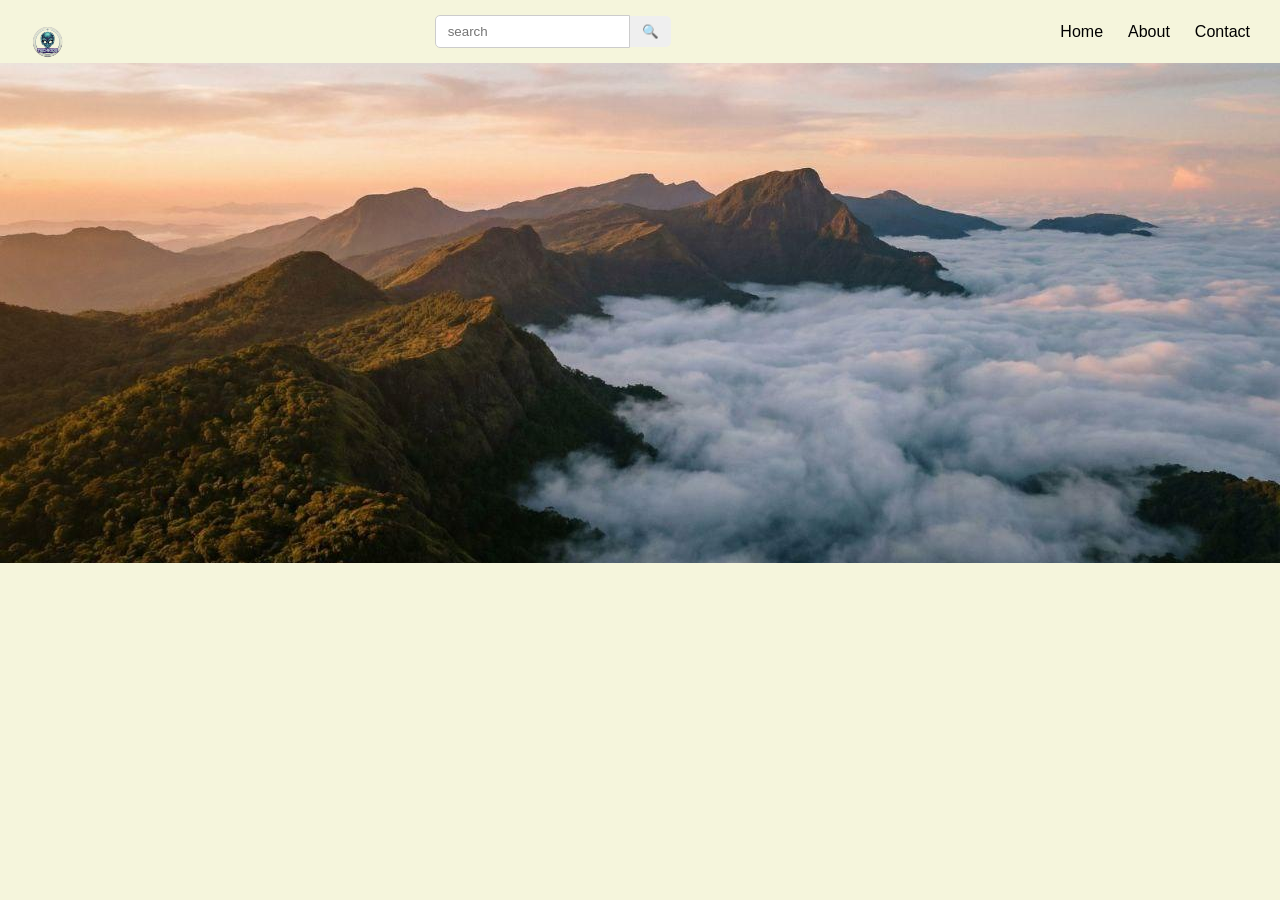
<file: index.html>
<!DOCTYPE html>
<html lang="en">
<head>
    <meta charset="UTF-8">
    <meta name="viewport" content="width=device-width, initial-scale=1.0">
    <link rel="stylesheet" href="css/style.css">
    <title>lesson1</title>
</head>

<body>
    <nav class="navbar">
        <div class="logo">
            <img src="images/logo.png" alt="">
        </div>
        <div class="serche-bar">
            <form action="" class="serche-icon">
                <input type="text" placeholder="search">
                <button type="submit">🔍</button>
            </form>
        </div>
        <div class="nav-right">
            <ul>
                <li><a href="#">Home</a></li>
                <li><a href="#">About</a></li>
                <li><a href="#">Contact</a></li>
            </ul>
        </div>
    </nav><!--end nav section-->
    <section class="hero">
        <img src="images/mauntant.jpg" alt="sri lankan landscape">
        <img src="images/teaplant.jpg" alt="sri lanka tea plant">
        <img src="images/mauntant.jpg" alt="Sri Lankan landscape">
        <div class="hero-content">
            <h1>Welcome to my website</h1>
            <p>Discover our beautiful world</p>
            <a href="#" class="hero-btn">Learn more</a>
        </div>
    </section>
    
<script src="js/script.js"></script>

</body>
</html>
</file>
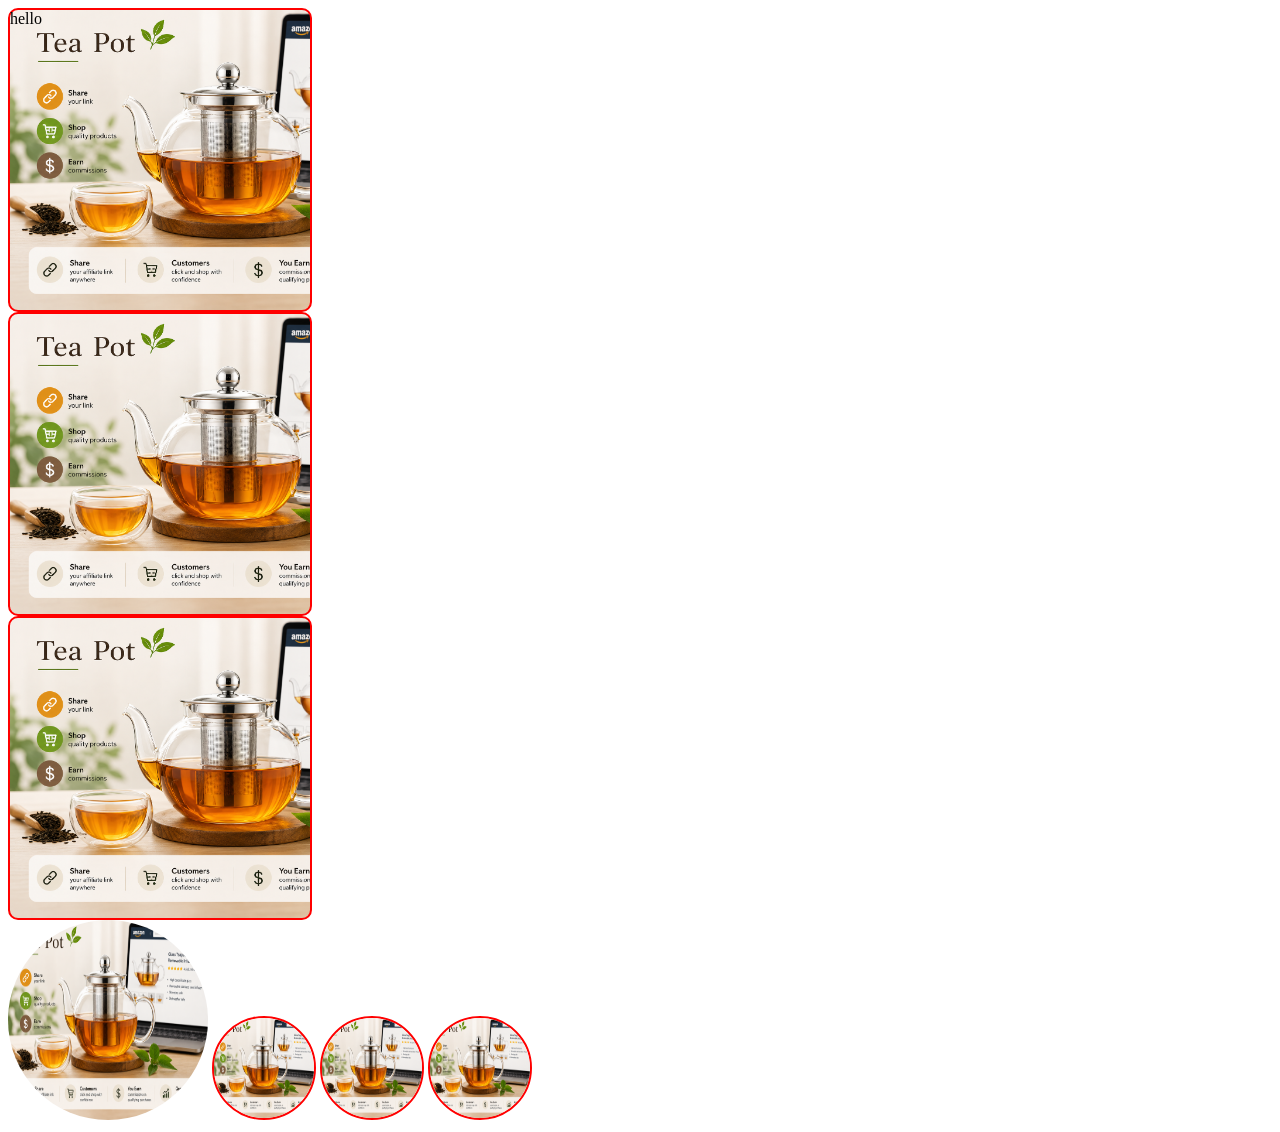
<file: Project-04/index.html>
<!DOCTYPE html>
<html lang="en">
<head>
    <meta charset="UTF-8">
    <meta name="viewport" content="width=device-width, initial-scale=1.0">
    <link rel="stylesheet" href="css/style.css">
    <title>Document</title>
</head>
<body>
    <div>hello</div>
    <div></div>
    <div></div>
    <img src="../project-03/images/tea pot.png" alt="">
    <img src="../project-03/images/tea pot.png" alt="" class="tea1">
    <img src="../project-03/images/tea pot.png" alt="" class="tea2">
    <img src="../project-03/images/tea pot.png" alt="" class="tea3">
    

    
</body>
</html>
</file>
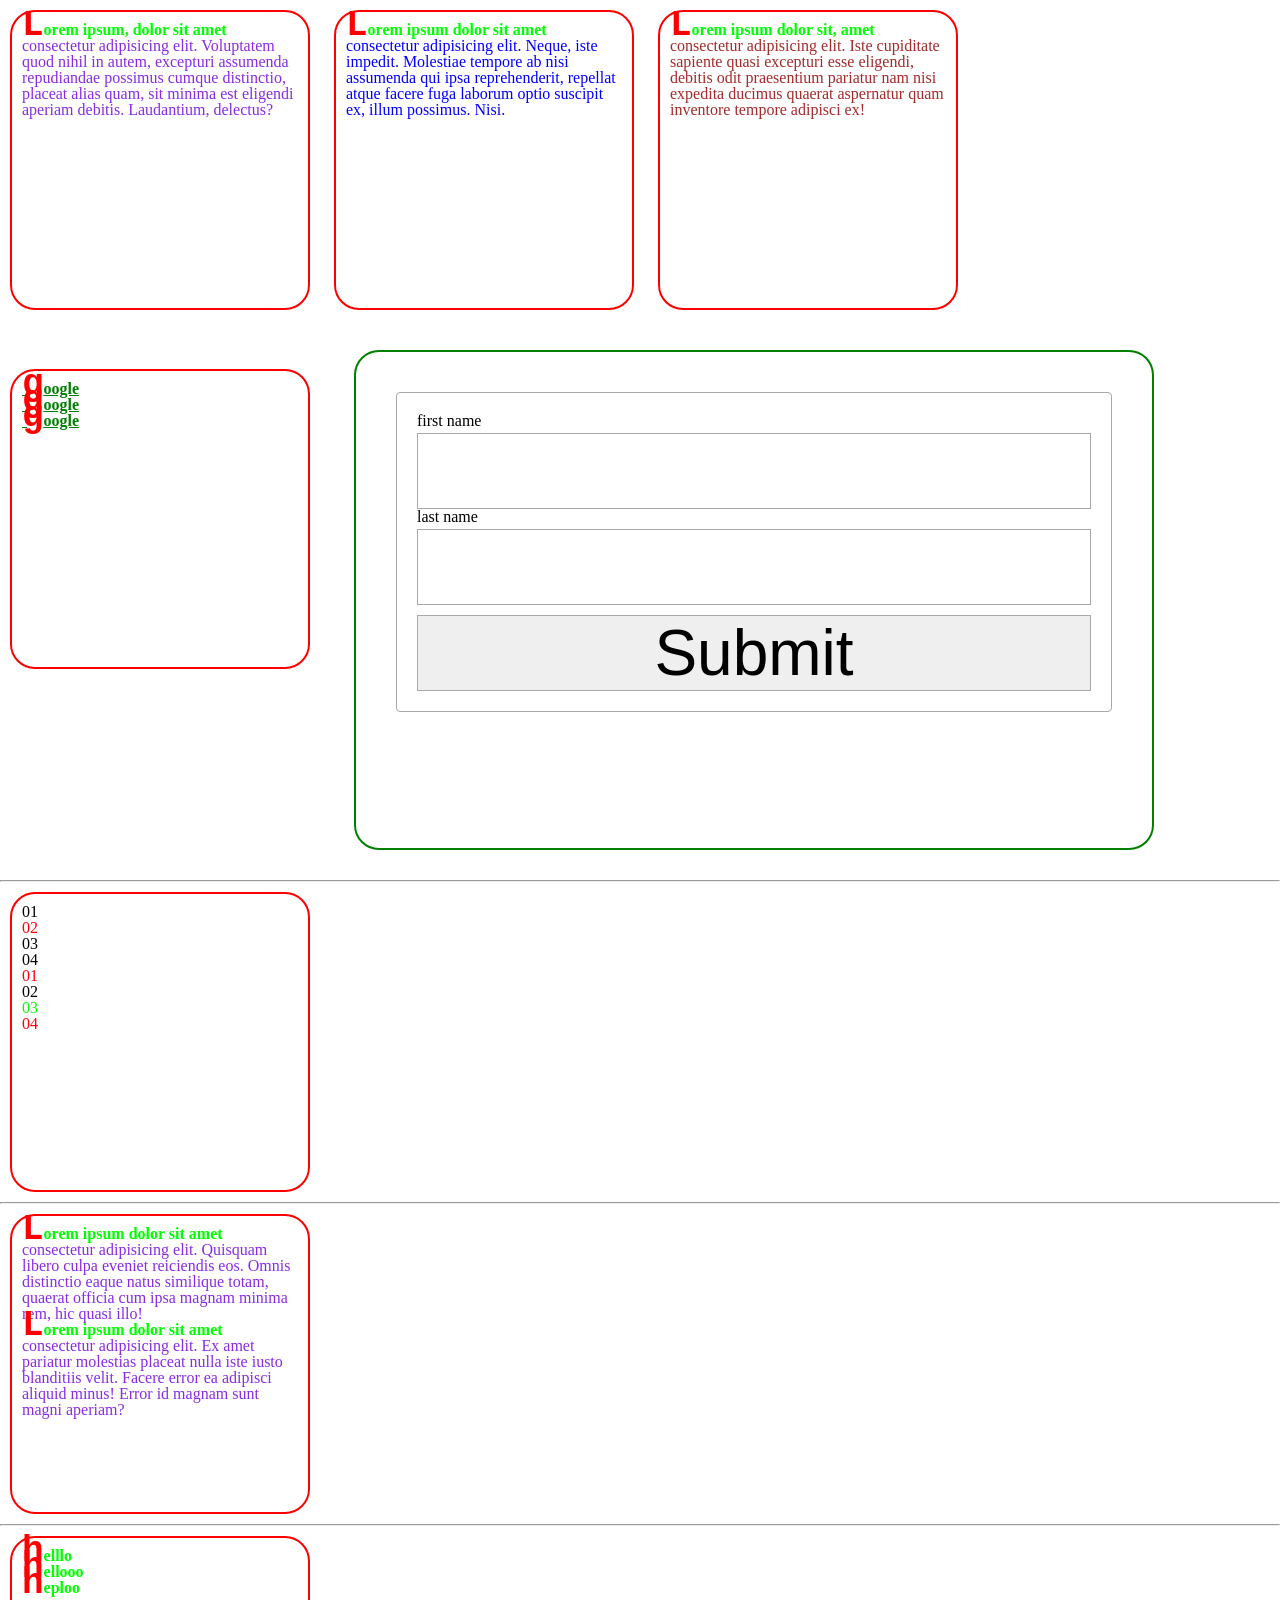
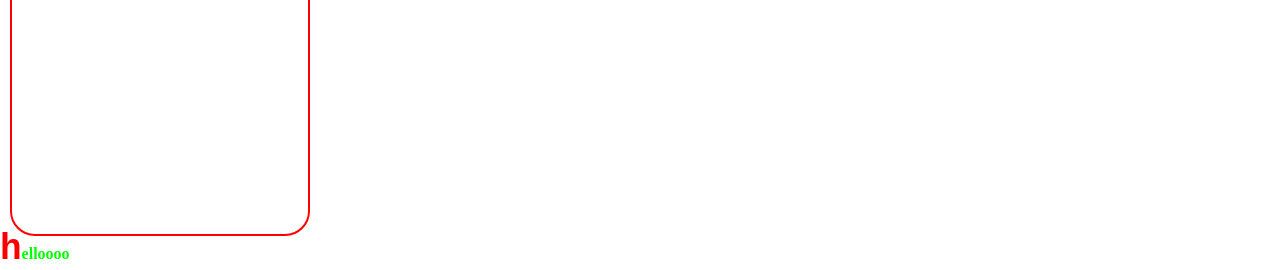
<file: Project-05/index.html>
<!DOCTYPE html>
<html lang="en">
<head>
    <meta charset="UTF-8">
    <meta name="viewport" content="width=device-width, initial-scale=1.0">
    <link rel="stylesheet" href="css/mclead-reset.css">
    <link rel="stylesheet" href="css/style.css">
    <title>Document</title>
</head>
<body>
    <div>
        <p>
            Lorem ipsum, dolor sit amet consectetur adipisicing elit. Voluptatem quod nihil in autem, excepturi assumenda repudiandae possimus cumque distinctio, placeat alias quam, sit minima est eligendi aperiam debitis. Laudantium, delectus?
        </p>
    </div>
    <div>
        <p class="class-selector">
            Lorem ipsum dolor sit amet consectetur adipisicing elit. Neque, iste impedit. Molestiae tempore ab nisi assumenda qui ipsa reprehenderit, repellat atque facere fuga laborum optio suscipit ex, illum possimus. Nisi.  

        </p>
    </div>
    <div>
        <p id="id-selector">
            Lorem ipsum dolor sit, amet consectetur adipisicing elit. Iste cupiditate sapiente quasi excepturi esse eligendi, debitis odit praesentium pariatur nam nisi expedita ducimus quaerat aspernatur quam inventore tempore adipisci ex!
        </p>
    </div>
    <div>
        <p><a href="https://www.google.com">google</a></p>
        <p><a href="https://www.google.com">google</a></p>
        <p><a href="https://www.google.com">google</a></p>
    </div>
    
    <div class="form">
        <form action="#" method="post">
            <label for="fname">first name</label>
            <input type="text" id="fname" name="first-name">

            <label for="lname">last name</label>
            <input type="text" id="lname" name="last-name">

            <input type="submit">
        </form>
    </div>
    <hr>

    <div>
        <ul>
    <li>01</li>
    <li>02</li>
    <li>03</li>
    <li>04</li>
    <li>01</li>
    <li>02</li>
    <li>03</li>
    <li>04</li>
</ul>
    </div>


<hr>
<div>
    <p>Lorem ipsum dolor sit amet consectetur adipisicing elit. Quisquam libero culpa eveniet reiciendis eos. Omnis distinctio eaque natus similique totam, quaerat officia cum ipsa magnam minima rem, hic quasi illo!</p>
<p>Lorem ipsum dolor sit amet consectetur adipisicing elit. Ex amet pariatur molestias placeat nulla iste iusto blanditiis velit. Facere error ea adipisci aliquid minus! Error id magnam sunt magni aperiam?</p>
</div>

<hr>
<div id="changment">
    <p>helllo</p>
    <p>hellooo</p>
    <section>
        <p>heploo</p>
    </section>
</div>
<p>helloooo</p>


    
</body>
</html>
</file>
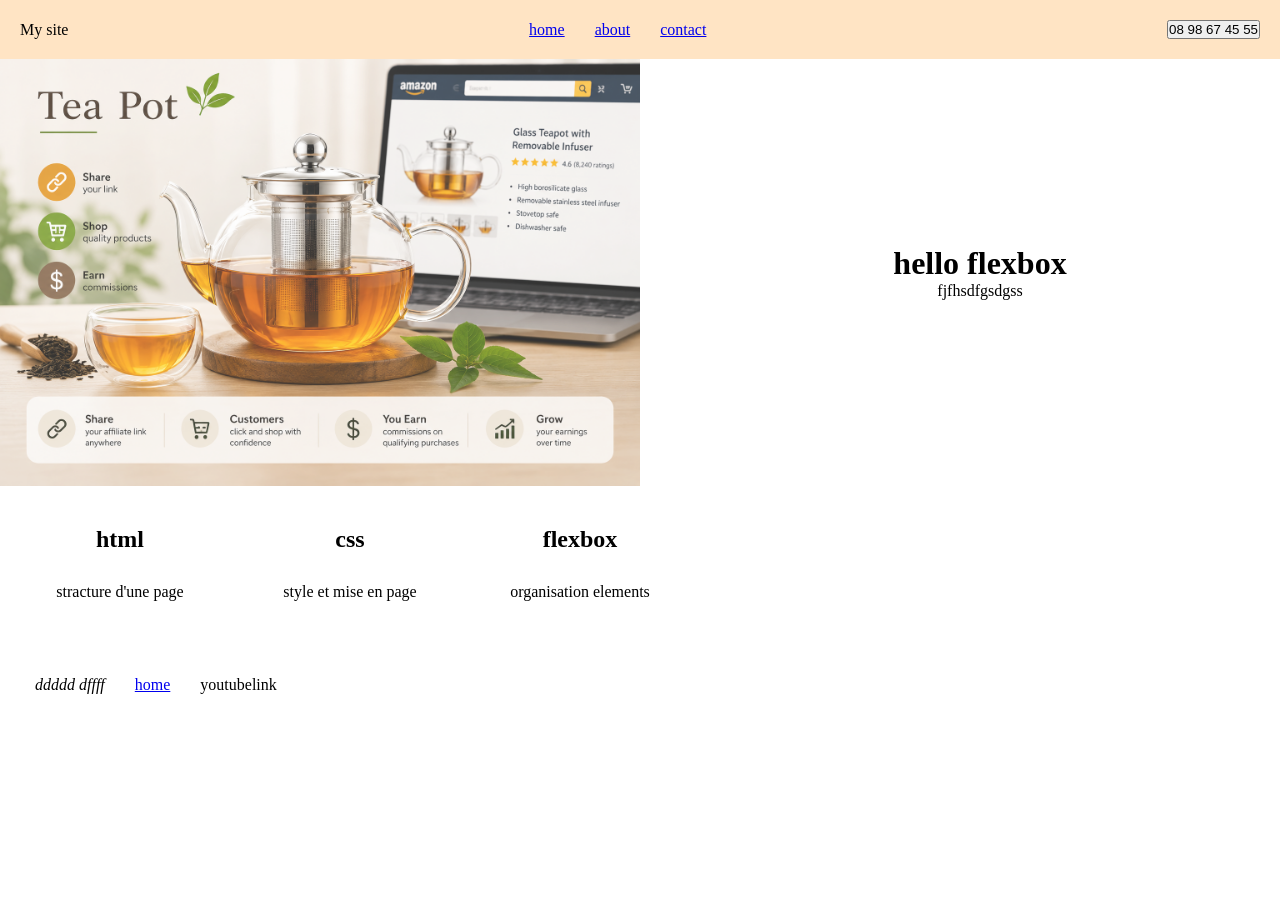
<file: Project-07/index.html>
<!DOCTYPE html>
<html lang="en">
<head>
    <meta charset="UTF-8">
    <meta name="viewport" content="width=device-width, initial-scale=1.0">
    <link rel="stylesheet" href="css/style.css">
    <title>flexbox</title>
</head>
<body>
    <nav class="container">
        <div class="logo">My site</div>
        <div class="link">
            <a href="#">home</a>
            <a href="#">about</a>
            <a href="#">contact</a>
        </div>
        <div class="find">
            <button>08 98 67  45 55</button>
        </div>
    </nav>
    <header>
        <div class="imagebox">
            <img src="../Project-04/images/tea pot.png" alt="">
        </div>
        <div class="textbox">
            <h1>hello flexbox</h1>
            <p>fjfhsdfgsdgss</p>
        </div>
    </header>
    <section class="cards">
        <div class="card">
            <h2>html</h2>
            <p>stracture d'une page</p>
        </div>
        <div class="card">
            <h2>css</h2>
            <p>style et mise en page</p>
        </div>
        <div class="card">
            <h2>flexbox</h2>
            <p>organisation elements</p>
        </div>
    </section>
    <footer>
        <div class="footers">
            <address>
                ddddd
                dffff
            </address>
        </div>
        <div class="footers">
            <nav>
                <a href="#">home</a>

            </nav>
        </div>
        <div class="footers">
            <p>youtube</p>
            <p>link</p>
        </div>
    </footer>

</body>
</html>
</file>
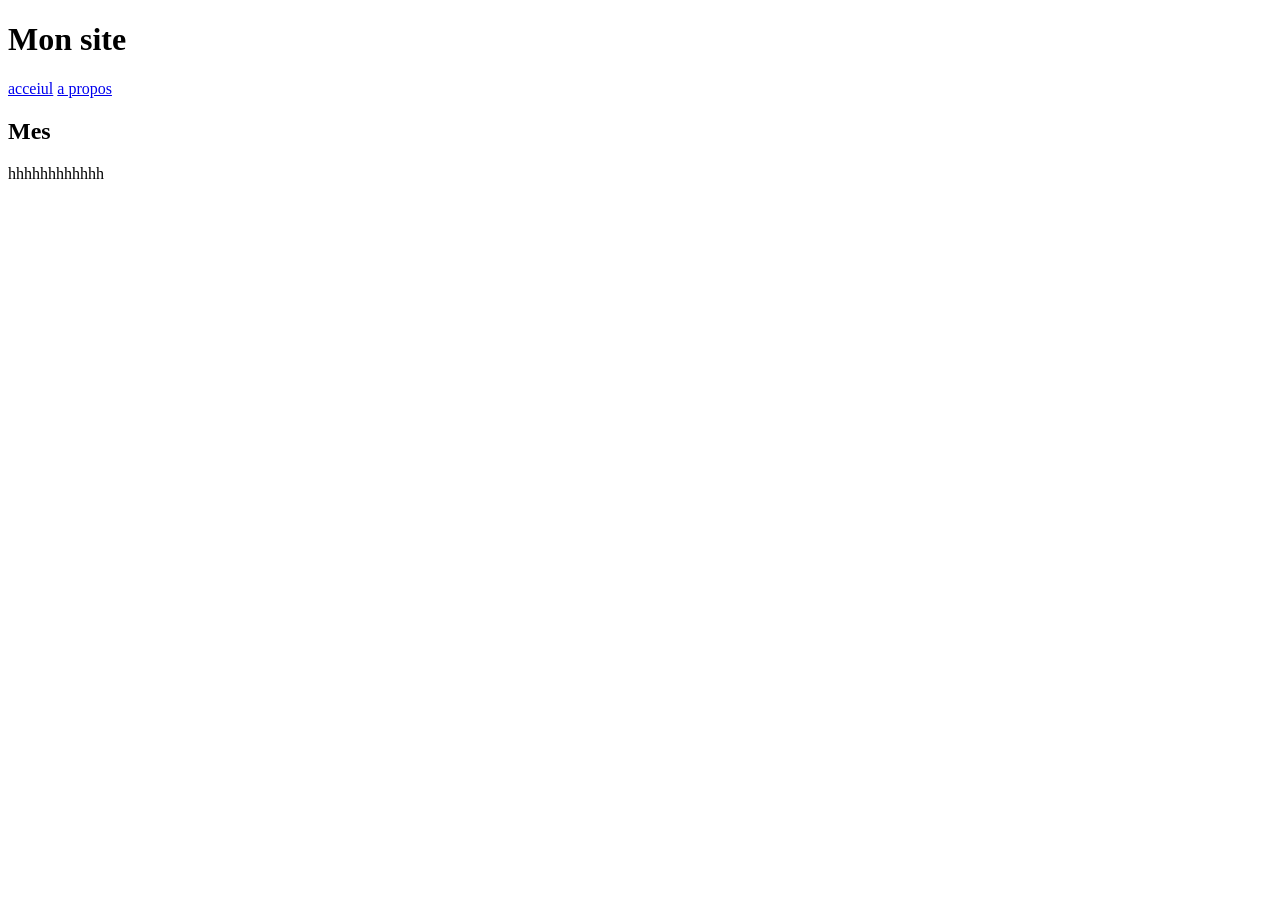
<file: Project-6/index.html>
<!DOCTYPE html>
<html lang="en">
<head>
    <meta charset="UTF-8">
    <meta http-equiv="X-UA-Compatible" content="IE=edge">
    <meta name="viewport" content="width=device-width, initial-scale=1.0">
    <title>Document</title>
</head>
<body>
    <header>
        <h1>Mon site</h1>
    </header>
    <nav>
        <a href="#">acceiul</a>
        <a href="#">a propos</a>
    </nav>
    <section>
        <h2>Mes</h2>
        <article>hhhhhhhhhhhh</article>
    </section>
    
</body>
</html>


<!-- font
 font-family
 font-size
 font-weight
 font-variant
 line-height
 border
 letter-spacing
 word-spacing
 text-aline
 text-shadow
 text-decoratio-line
 text-decoration-color
 text-decoration-style
-->
</file>
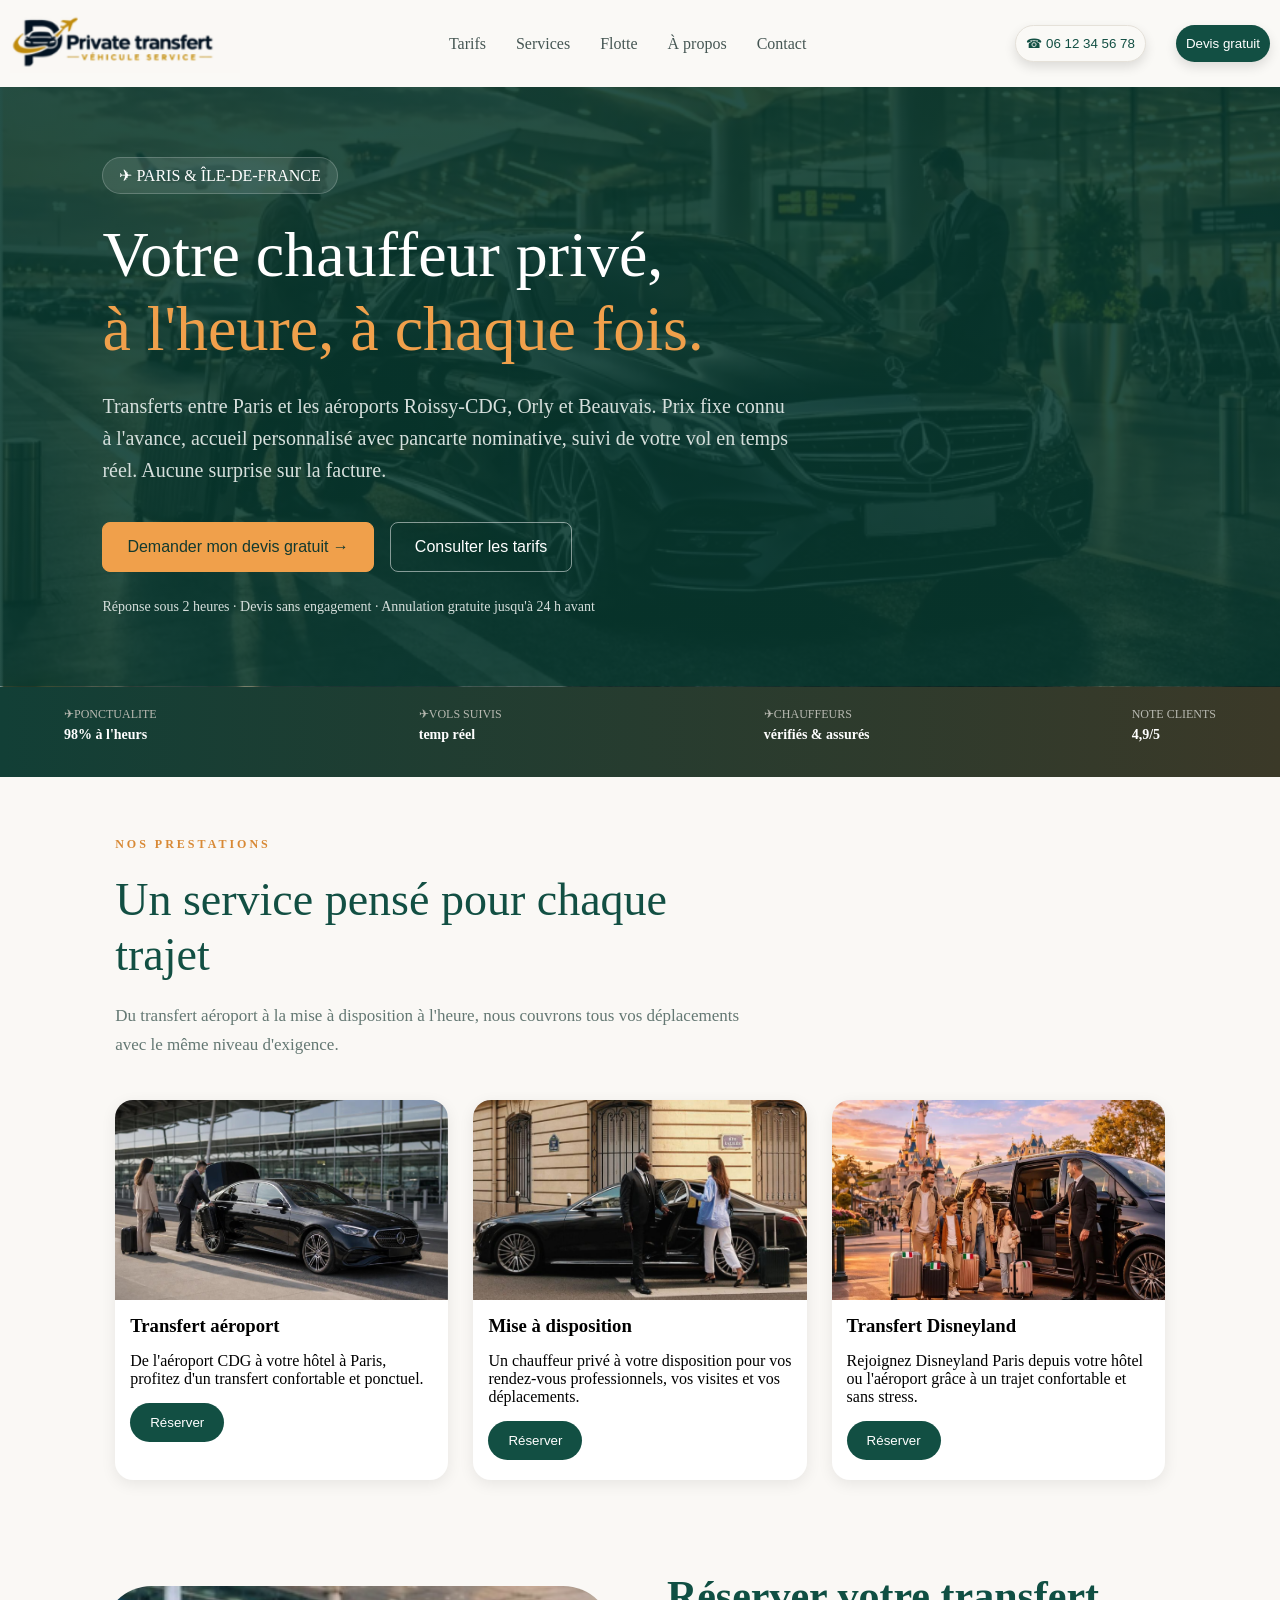
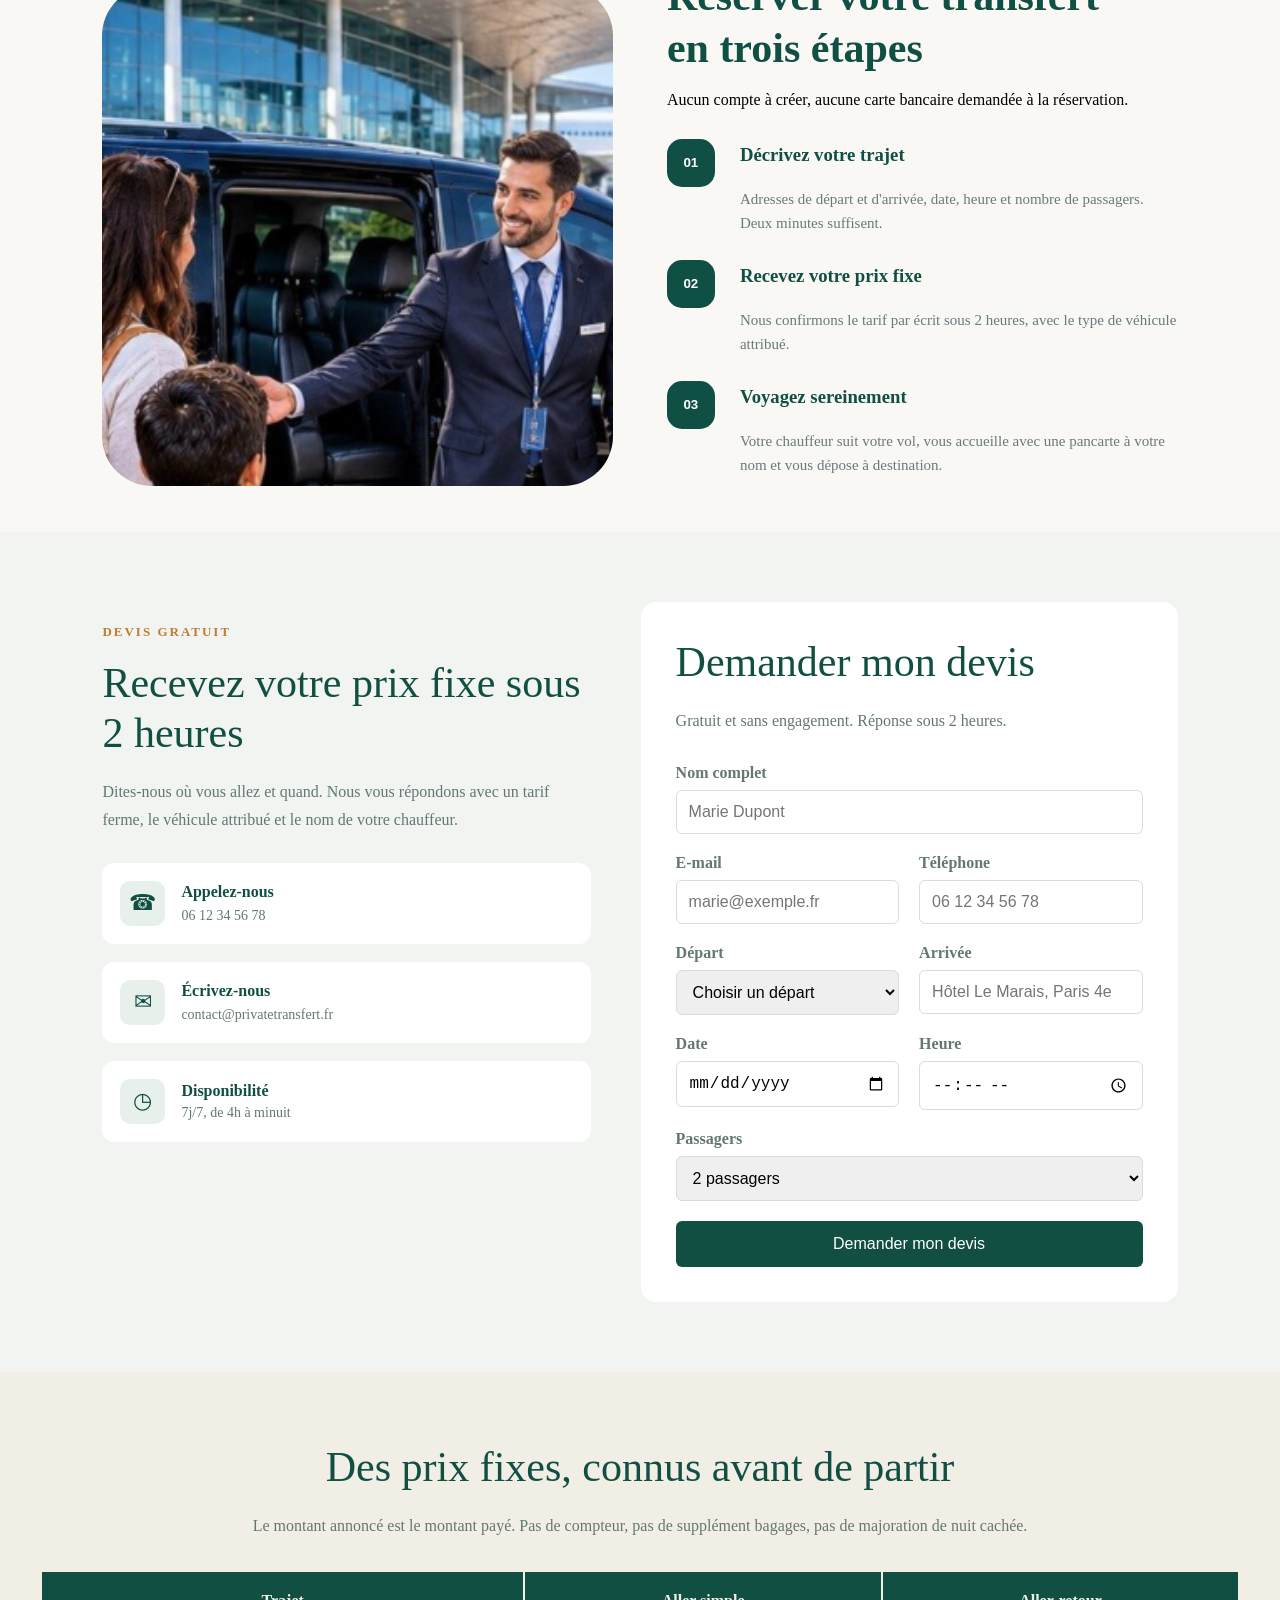
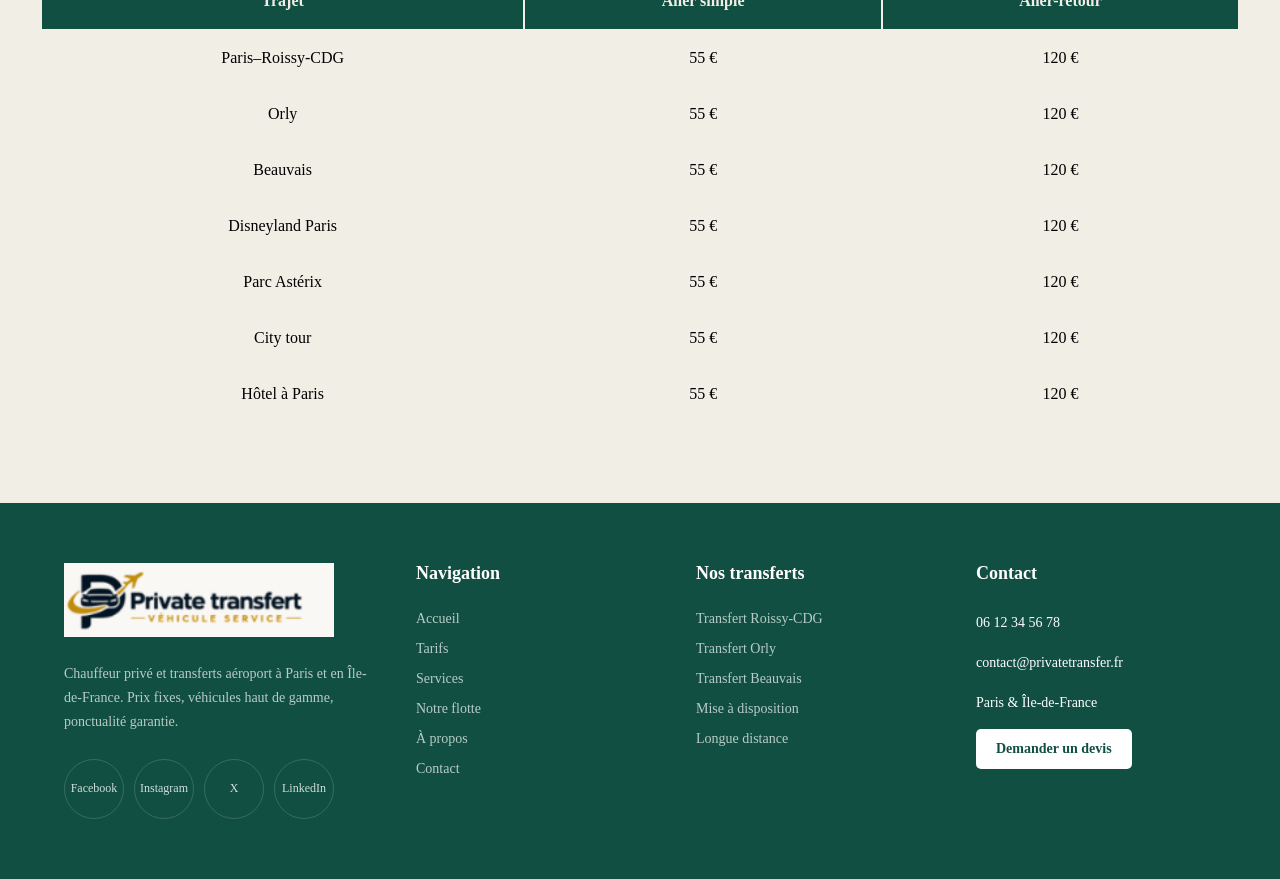
<file: Project-transfer/index.html>
<!DOCTYPE html>
<html lang="fr">
<head>
    <meta charset="UTF-8">
    <meta name="viewport" content="width=device-width, initial-scale=1.0">
    <link rel="stylesheet" href="css/style.css">
    <title>project transfer</title>
</head>
<body>
    <header>
       <div class="nav-logo">
            <img src="images/image.png" alt="Private transfer - Véhicule service">
       </div>
       <div class="nav-bar">
            <nav>
                <ul>
                    <li><a href="#">Tarifs</a></li>
                    <li><a href="#">Services</a></li>
                    <li><a href="#">Flotte</a></li>
                    <li><a href="#">À propos</a></li>
                    <li><a href="#">Contact</a></li>
                </ul>
            </nav>
       </div>
       <div class="nav-button">
            <button class="phone-button">☎ 06 12 34 56 78</button>
            <button>Devis gratuit</button>     
       </div>
    </header><!-- end nav bar section-->
<main>
<section class="hero">
    <div class="hero-content">

        <div class="france">
            <span>✈ PARIS & ÎLE-DE-FRANCE</span>
        </div>

        <h1>
            Votre chauffeur privé,<br>
            <span>à l'heure, à chaque fois.</span>
        </h1>

        <p class="hero-description">
            Transferts entre Paris et les aéroports Roissy-CDG,
            Orly et Beauvais. Prix fixe connu à l'avance,
            accueil personnalisé avec pancarte nominative,
            suivi de votre vol en temps réel.
            Aucune surprise sur la facture.
        </p>

        <div class="hero-buttons">
            <button class="dev">
                Demander mon devis gratuit →
            </button>

            <button class="tarif">
                Consulter les tarifs
            </button>
        </div>

        <p class="hero-note">
            Réponse sous 2 heures · Devis sans engagement ·
            Annulation gratuite jusqu'à 24 h avant
        </p>

    </div>
</section>
<section class="ater-hero">
    <div class="description">
        <div class="des1">
            <h4>✈PONCTUALITE</h4>
            <p>98% à l'heurs</p>
        </div>
        <div class="des2">
            <h4>✈VOLS SUIVIS</h4>
            <p>temp réel</p>
        </div>
        <div class="des3">
            <h4>✈CHAUFFEURS</h4>
            <p>vérifiés & assurés</p>
        </div>
        <div class="des">
            <h4>NOTE CLIENTS</h4>
            <p>4,9/5</p>
        </div>

    </div>
</section><!--end after section-->

<section class="nos-section">
    <div class="nos">

        <h4>NOS PRESTATIONS</h4>

        <h1>Un service pensé pour chaque trajet</h1>

        <p>
            Du transfert aéroport à la mise à disposition à l'heure,
            nous couvrons tous vos déplacements avec le même niveau
            d'exigence.
        </p>

        <div class="services-container">

            <div class="services1">
                <img src="images/transfer.png" alt="Transfert depuis l'aéroport">
                <h3>Transfert aéroport</h3>
                <p>De l'aéroport CDG à votre hôtel à Paris, profitez d'un transfert confortable et ponctuel.</p>
                <button>Réserver</button>
            </div>

            <div class="services2">
                <img src="images/transfer2.png" alt="Chauffeur privé à disposition">
                <h3>Mise à disposition</h3>
                <p>Un chauffeur privé à votre disposition pour vos rendez-vous professionnels, vos visites et vos déplacements.</p>
                <button>Réserver</button>
            </div>

            <div class="services3">
                <img src="images/transfer3.png" alt="Transfert vers Disneyland Paris">
                <h3>Transfert Disneyland</h3>
                <p>Rejoignez Disneyland Paris depuis votre hôtel ou l'aéroport grâce à un trajet confortable et sans stress.</p>
                <button>Réserver</button>
            </div>

        </div>
    </div>
</section><!--end nos-section--> 

<section class="reservation">
    <div class="etaps">
        <div class="col1">
            <img src="images/reservationn.png" alt="Airport transfer car beside an airplane">
        </div>

        <div class="col2">
            <h1>Réserver votre transfert <br> en trois étapes</h1>
            <p>Aucun compte à créer, aucune carte bancaire demandée à la réservation.</p>

            <div class="trajet">
                <button type="button">01</button>
                <h3>Décrivez votre trajet</h3>
                <p>Adresses de départ et d'arrivée, date, heure et nombre de passagers. Deux minutes suffisent.</p>
            </div>

            <div class="prix">
                <button type="button">02</button>
                <h3>Recevez votre prix fixe</h3>
                <p>Nous confirmons le tarif par écrit sous 2 heures, avec le type de véhicule attribué.</p>
            </div>

            <div class="voyage">
                <button type="button">03</button>
                <h3>Voyagez sereinement</h3>
                <p>Votre chauffeur suit votre vol, vous accueille avec une pancarte à votre nom et vous dépose à destination.</p>
            </div>
        </div>
    </div>
</section><!--end of reservation-->


<section class="devis">
    <div class="devis-container">

        <!-- LEFT COLUMN: Information -->
        <div class="devis-info">
            <span class="devis-label">DEVIS GRATUIT</span>

            <h1>Recevez votre prix fixe
                sous 2 heures
            </h1>

            <p>
                Dites-nous où vous allez et quand.
                Nous vous répondons avec un tarif ferme,
                le véhicule attribué et le nom de votre chauffeur.
            </p>

            <div class="contact-card">
                <span class="contact-icon" aria-hidden="true">☎</span>
                <div>
                    <h3>Appelez-nous</h3>
                    <a href="tel:+33612345678">06 12 34 56 78</a>
                </div>
            </div>

            <div class="contact-card">
                <span class="contact-icon" aria-hidden="true">✉</span>
                <div>
                    <h3>Écrivez-nous</h3>
                    <a href="mailto:contact@privatetransfert.fr">
                        contact@privatetransfert.fr
                    </a>
                </div>
            </div>

            <div class="contact-card">
                <span class="contact-icon" aria-hidden="true">◷</span>
                <div>
                    <h3>Disponibilité</h3>
                    <p>7j/7, de 4h à minuit</p>
                </div>
            </div>
        </div>

        <!-- RIGHT COLUMN: Quote form -->
        <div class="devis-form-container">
            <h2>Demander mon devis</h2>
            <p>Gratuit et sans engagement. Réponse sous 2 heures.</p>

            <form action="#" method="post">

                <div class="form-group">
                    <label for="name">Nom complet</label>
                    <input
                        type="text"
                        id="name"
                        name="name"
                        autocomplete="name"
                        placeholder="Marie Dupont"
                        required
                    >
                </div>

                <div class="form-row">
                    <div class="form-group">
                        <label for="email">E-mail</label>
                        <input
                            type="email"
                            id="email"
                            name="email"
                            autocomplete="email"
                            placeholder="marie@exemple.fr"
                            required
                        >
                    </div>

                    <div class="form-group">
                        <label for="telephone">Téléphone</label>
                        <input
                            type="tel"
                            id="telephone"
                            name="telephone"
                            autocomplete="tel"
                            placeholder="06 12 34 56 78"
                            required
                        >
                    </div>
                </div>

                <div class="form-row">
                    <div class="form-group">
                        <label for="depart">Départ</label>
                        <select id="depart" name="depart" required>
                            <option value="">Choisir un départ</option>
                            <option value="cdg-2e">Aéroport CDG Terminal 2E</option>
                            <option value="cdg-2d">Aéroport CDG Terminal 2D</option>
                            <option value="cdg-2f">Aéroport CDG Terminal 2F</option>
                        </select>
                    </div>

                    <div class="form-group">
                        <label for="arrivee">Arrivée</label>
                        <input
                            type="text"
                            id="arrivee"
                            name="arrivee"
                            placeholder="Hôtel Le Marais, Paris 4e"
                            required
                        >
                    </div>
                </div>

                <div class="form-row">
                    <div class="form-group">
                        <label for="date">Date</label>
                        <input type="date" id="date" name="date" required>
                    </div>

                    <div class="form-group">
                        <label for="heure">Heure</label>
                        <input type="time" id="heure" name="heure" required>
                    </div>
                </div>

                <div class="form-group">
                    <label for="passagers">Passagers</label>
                    <select id="passagers" name="passagers" required>
                        <option value="1">1 passager</option>
                        <option value="2" selected>2 passagers</option>
                        <option value="3">3 passagers</option>
                        <option value="4">4 passagers</option>
                        <option value="5">5 passagers</option>
                        <option value="6">6 passagers</option>
                    </select>
                </div>

                <button type="submit">Demander mon devis</button>

            </form>
        </div>

    </div>
</section>
<section class="price">
    <div class="price-details">
        <h1>Des prix fixes, connus avant de partir</h1>

        <p>
            Le montant annoncé est le montant payé.
            Pas de compteur, pas de supplément bagages,
            pas de majoration de nuit cachée.
        </p>

        <table>
    <thead>
        <tr>
            <th scope="col">Trajet</th>
            <th scope="col">Aller simple</th>
            <th scope="col">Aller-retour</th>
        </tr>
    </thead>

    <tbody>
        <tr>
            <td>Paris–Roissy-CDG</td>
            <td>55 €</td>
            <td>120 €</td>
        </tr>

        <tr>
            <td>Orly</td>
            <td>55 €</td>
            <td>120 €</td>
        </tr>

        <tr>
            <td>Beauvais</td>
            <td>55 €</td>
            <td>120 €</td>
        </tr>

        <tr>
            <td>Disneyland Paris</td>
            <td>55 €</td>
            <td>120 €</td>
        </tr>

        <tr>
            <td>Parc Astérix</td>
            <td>55 €</td>
            <td>120 €</td>
        </tr>

        <tr>
            <td>City tour</td>
            <td>55 €</td>
            <td>120 €</td>
        </tr>

        <tr>
            <td>Hôtel à Paris</td>
            <td>55 €</td>
            <td>120 €</td>
        </tr>
    </tbody>
</table>
</div>
</section><!--end of price details-->

<footer class="info-footer">
    <div class="info">

        <!-- Colonne 1 : Présentation -->
        <div class="col-info1">
            <img src="images/image.png" alt="Private Transfer">

            <p>
                Chauffeur privé et transferts aéroport à Paris
                et en Île-de-France. Prix fixes, véhicules haut
                de gamme, ponctualité garantie.
            </p>

            <ul class="social-links">
                <li><a href="#" aria-label="Facebook">Facebook</a></li>
                <li><a href="#" aria-label="Instagram">Instagram</a></li>
                <li><a href="#" aria-label="X">X</a></li>
                <li><a href="#" aria-label="LinkedIn">LinkedIn</a></li>
            </ul>
        </div>

        <!-- Colonne 2 : Navigation -->
        <div class="col-info2">
            <h3>Navigation</h3>
            <nav>
                <ul>
                    <li><a href="#accueil">Accueil</a></li>
                    <li><a href="#tarifs">Tarifs</a></li>
                    <li><a href="#services">Services</a></li>
                    <li><a href="#flotte">Notre flotte</a></li>
                    <li><a href="#apropos">À propos</a></li>
                    <li><a href="#contact">Contact</a></li>
                </ul>
            </nav>
        </div>

        <!-- Colonne 3 : Transferts -->
        <div class="col-info3">
            <h3>Nos transferts</h3>
            <ul>
                <li><a href="#">Transfert Roissy-CDG</a></li>
                <li><a href="#">Transfert Orly</a></li>
                <li><a href="#">Transfert Beauvais</a></li>
                <li><a href="#">Mise à disposition</a></li>
                <li><a href="#">Longue distance</a></li>
            </ul>
        </div>

        <!-- Colonne 4 : Contact -->
        <div class="col-info4">
            <h3>Contact</h3>
            <p>06 12 34 56 78</p>
            <p>contact@privatetransfer.fr</p>
            <p>Paris &amp; Île-de-France</p>
            <a class="footer-button" href="#devis">Demander un devis</a>
        </div>

    </div>
</footer>



</main>
    
</body>
</html>
</file>
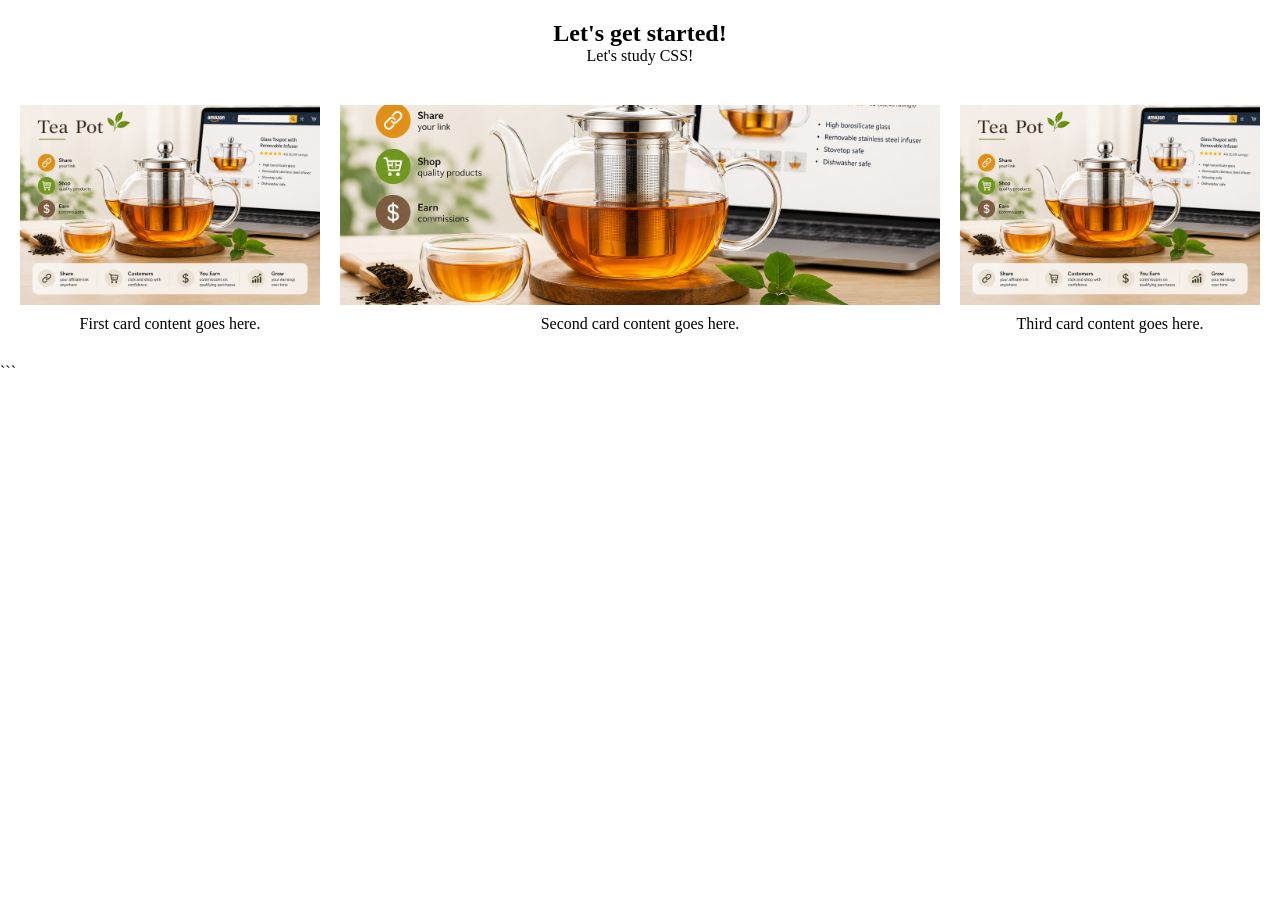
<file: test/index.html>
<!DOCTYPE html>
<html lang="en">
<head>
    <meta charset="UTF-8">
    <meta name="viewport" content="width=device-width, initial-scale=1.0">
    <link rel="stylesheet" href="css/style.css">
    <title>Responsive Cards</title>
</head>
<body>

    <section>
        <div class="intro">
            <h1>Let's get started!</h1>
            <p>Let's study CSS!</p>
        </div>
        

       <div class="cards">

        <div class="card">
            <img src="../project-03/images/tea pot.png" alt="Teapot">
            <p>First card content goes here.</p>
        </div>

        <div class="card">
            <img src="../project-03/images/tea pot.png" alt="Teapot">
            <p>Second card content goes here.</p>
        </div>

        <div class="card">
            <img src="../project-03/images/tea pot.png" alt="Teapot">
            <p>Third card content goes here.</p>
        </div>

    </div>
    </section>

</body>
</html>
```
</file>
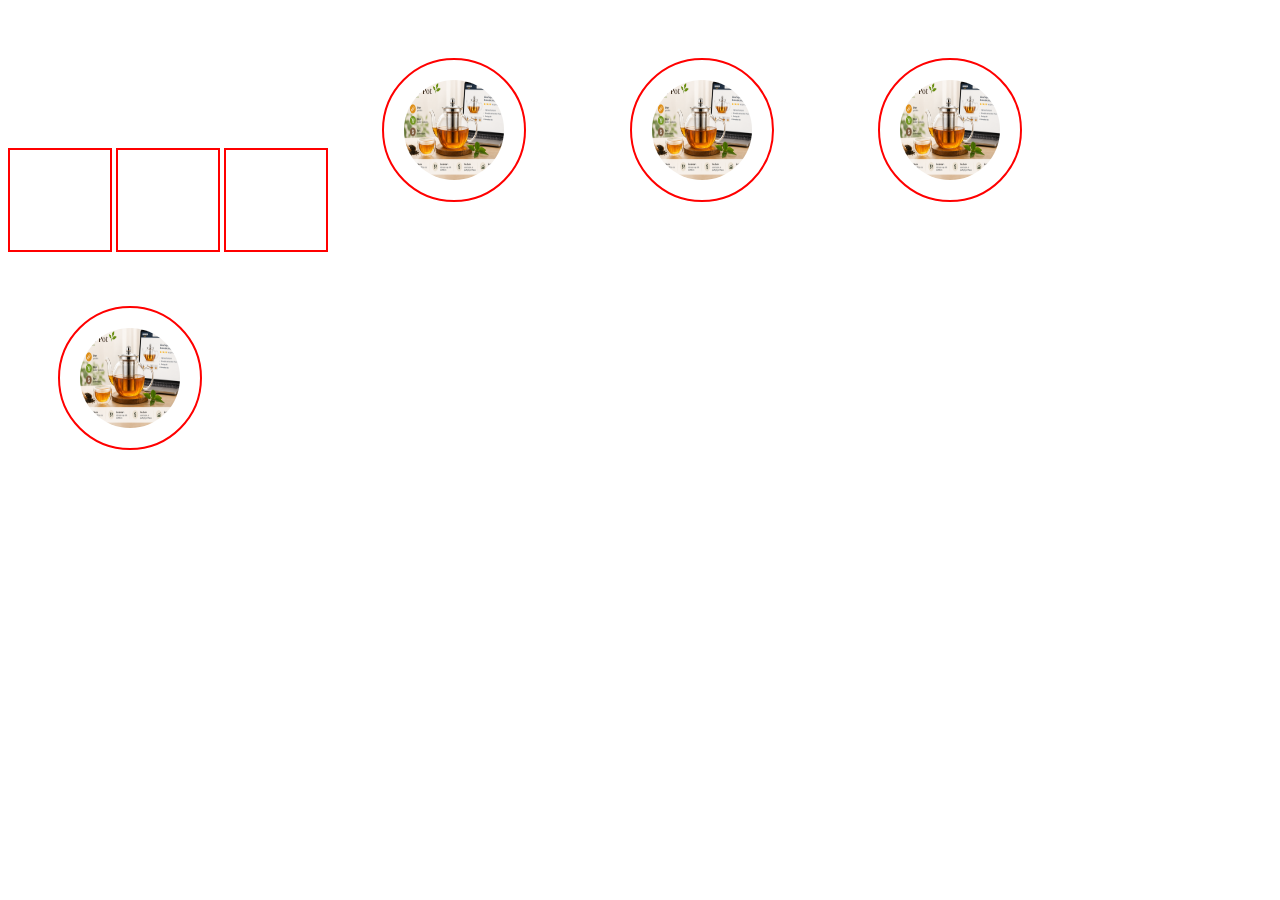
<file: Project-04/blocklevel.html>
<!DOCTYPE html>
<html lang="en">
<head>
    <meta charset="UTF-8">
    <meta name="viewport" content="width=device-width, initial-scale=1.0">
    <link rel="stylesheet" href="css/block.css">
    <title>Document</title>
</head>
<body>
    <div></div>
    <div></div>
    <div></div>
    <img src="../project-03/images/tea pot.png" alt="" class="tea0">
    <img src="../project-03/images/tea pot.png" alt="" class="tea1">
    <img src="../project-03/images/tea pot.png" alt="" class="tea2">
    <img src="../project-03/images/tea pot.png" alt="" class="tea3">
    

    
</body>
</html>
</file>
<file: css/style.css>
*{
    margin: 0;
    padding: 0;
    box-sizing: border-box;
}
body{
    font-family: Arial, Helvetica, sans-serif;
    background-color: beige;
}
.navbar{
    display: flex;
    justify-content: space-between;
    align-items: center;
    padding: 15px 30px;
}
.logo{
    width: 15px;
    height: 15px;
    object-fit: cover;
}
.logo img {
    width: 35px;
    height: 35px;
    object-fit: cover;
}

.serche-icon{
    display: flex;
    align-items: center;
}
.serche-icon input{
    padding: 8px 12px;
    border: 1px solid #ccc;
    border-radius: 5px 0 0 5px;
}
.serche-icon button{
    padding: 8px 12px;
    border: none;
    border-radius: 0 5px 5px 0;
    cursor: pointer;

}
.nav-right ul{
    display: flex;
    gap: 25px;
    list-style: none;
}
.nav-right a{
    text-decoration: none;
    color: black;
    cursor: pointer;
}
.nav-right a{
    transition: color 0.3s ease;
}
.nav-right a:hover {
    color: blue;
}/*end nav bar*/
.hero{
    position: relative;
    width: 100%;
    height: 500px;
    overflow: hidden;

}
.hero img{
    position: absolute;
    width: 100%;
    height: 100%;
    object-fit: cover;
}

/*media query navbar*/
@media(max-width:768px){
    .navbar{
        flex-direction: column;
        gap: 15px;
    }
}
</file>
<file: Project-04/css/style.css>
div {
    width: 300px;
    height: 300px;
    border: 2px solid red;
    border-radius: 10px;
    background-image: url(../images/);
    background-image: url("../images/tea pot.png");
    background-size: cover;
    background-repeat: no-repeat;
}


img{
    width: 200px;
    height: 200px;
    border-radius: 50%;
}
.tea1{
    width: 100px;
    height: 100px;
    border: 2px solid red;
    border-radius: 100%;
}
.tea2{
    width: 100px;
    height: 100px;
    border: 2px solid red;
    border-radius: 50%;
}
.tea3{
    width: 100px;
    height: 100px;
    border: 2px solid red;
    border-radius: 50%;
}
</file>
<file: Project-05/css/style.css>
*{
    margin: 0;
    padding: 0;
    box-sizing: border-box;
}

div{
    width: 300px;
    height: 300px;
    border: 2px solid red;
    border-radius: 25px;
    display: inline-block;
    padding: 10px;
    margin: 10px;

}
P{
    color: blueviolet;
}
.class-selector{
    color: blue;
}
#id-selector{
    color: brown;
}
/*sudo class*/
a:link{
    color: green;
}
a:visited{
    color: blue;
}
a:hover{
    color: red;
}
a:active{
    color: blueviolet;
}
.form{
    width: 800px;
    height: 500px;
    border: 2px solid green;
    display: inline-block;
    margin: 30px;
    padding: 40px;
    
}
input:focus{
    border: 2px solid red;
}
form{
    display: flex;
    flex-direction: column;
    border: 1px solid darkgray;
    padding: 20px;
    border-radius: 4px;

}
label{
    display: flex;
    justify-content: space-between;
    align-items: center;
}
input{
    font-size: 4rem;
    margin-top: 4px;
    border: 1px solid darkgray;
}

[type = submit]{
    margin-top: 10px;
    border: 1px solid darkgray;
}
[type = submit]:hover{
    background-color: #00FF00;
}
[type = submit]:focus{
    background-color: #a01162;
}
/*nth class */
li:nth-last-child(02){
    color: #00FF00;
}
li:nth-child(3n+2){
    color: red;
}

/* persudo class */
p::first-letter{
    font-family: 'Courier New', Courier, monospace;
    font-size: 36px;
    line-height: .5px;
    color: red;
}
p::first-line{
    color: #00FF00;
    font-weight: 900;
}

#changment p{
    color: blue;
}
</file>
<file: Project-07/css/style.css>
* {
    margin: 0;
    padding: 0;
    box-sizing: border-box;
}

.container {
    display: flex;
    flex-direction: column;
    align-items: center;
    gap: 20px;
    padding: 20px;
    background-color: bisque;
}

.link {
    display: flex;
    gap: 30px;
}

/* Hero section */

header {
    display: flex;
    align-items: center;
    gap: 40px;
    
}

.imagebox {
    width: 50%;
}

.imagebox img {
    width: 100%;
    display: block;
    opacity: 0.8;
}

.textbox {
    flex: 1;
}

.textbox h1,
.textbox p {
    text-align: center;
}
.cards{
    display: flex;
    gap: 30px;
    padding: 20px;
}
.card {
    width: 200px;
}

.card h2,
.card p {
    text-align: center;
    margin: 10px;
    padding: 10px;
}
footer {
    display: flex;
    gap: 30px;
    padding: 35px;
}

.footers {
    display: flex;
    align-items: center;
}


/* Desktop */

@media (min-width: 600px) {
    .container {
        flex-direction: row;
        justify-content: space-between;
    }

}

@media (max-width: 600px) {
    .cards {
        flex-direction: column;
    }

    header {
        flex-direction: column;
    }

    footer {
        flex-direction: column;
    }
}
</file>
<file: Project-transfer/css/style.css>
* {
    margin: 0;
    padding: 0;
    box-sizing: border-box;
}

header {
    display: flex;
    flex-direction: row;
    justify-content: space-between;
    gap: 20px;
    background-color:  #faf9f6;
    width: 100%;
    align-items: center;
    padding: 10px;
   
}
header .nav-logo img {
    width: 150px;
    height: auto;
    
}

header .nav-bar nav ul {
    display: flex;
    gap: 30px;
    list-style: none;
}

header .nav-bar nav li a {
    text-decoration: none;
    color: #455653;
}

header .nav-bar nav li a:active {
    color: rgb(194, 15, 39);
}

header .nav-bar nav li a:hover {
    color: blueviolet;
}

header .nav-button {
    display: flex;
    gap: 30px;
}

header .nav-button button {
    padding: 10px;
    border: none;
    color: white;
    background-color: #124f43;
    border-radius: 25px;
    cursor: pointer;
}

header .nav-button button:active {
    background-color: rgb(80, 80, 200);
}

header .nav-button button:hover {
    background-color: rgb(244, 121, 121);
    color: white;
}
header .nav-button .phone-button {
    background-color: #faf9f6;
    color: #124f43;
    border: 1px solid #e5e1d9;
}

header .nav-logo img {
    width: 230px;
    height: auto;
}

header .nav-button button {
    box-shadow: 0 5px 12px rgba(0, 0, 0, 0.12);
}/* end nav bar*/

/*hero section*/
.hero {
    min-height: 500px;
    background-image:
        linear-gradient(
            rgba(8, 57, 47, 0.88),
            rgba(8, 57, 47, 0.88)
        ),
        url("../images/background-image.png");
    background-size: cover;
    background-position: center;
    background-repeat: no-repeat;
}
.hero-content{
    padding: 70px 8%;
    max-width: 900px;
    color: white;
}
.france {
    display: inline-block;
    padding: 8px 16px;
    border: 1px solid rgba(255, 255, 255, 0.2);
    border-radius: 25px;
    background-color: rgba(255, 255, 255, 0.1);
    margin-bottom: 24px;
}
.hero-content h1{
    font-size: 64px;
    line-height: 1.15;
    font-weight: 400;
    margin-bottom: 24px;
}
.hero-content h1 span{
    color: #f0a04b;
}
.hero-description{
    font-size: 20px;
    line-height: 1.6;
    color: #d6dfdc;
    margin-bottom: 36px;
    max-width: 700px;
}
.hero-buttons{
    display: flex;
    gap: 16px;
    margin-bottom: 24px;

}
.hero-buttons button{
    padding: 15px 24px;
    border-radius: 8px;
    font-size: 16px;
    cursor: pointer;

}
.hero-buttons .dev{
    background-color: #f0a04b;
    color: #12392f;
    border: 1px solid #f0a04b;
}
.hero-buttons .tarif {
    background-color: transparent;
    color: white;
    border: 1px solid rgba(255, 255, 255, 0.5);
}
.hero-note {
    font-size: 14px;
    line-height: 1.5;
    color: #d6dfdc;
    margin-top: 8px;
}/* end hero section*/


.ater-hero {
    width: 100%;
    min-height: 90px;
    background: linear-gradient(to right, #123f36, #3b3928);
}

.description {
    display: flex;
    justify-content: space-between;
    align-items: center;
    gap: 30px;
    padding: 20px 5%;
}

.description h4 {
    margin: 0 0 5px;
    color: #b8b9b1;
    font-size: 12px;
    font-weight: 500;
}

.description p {
    margin-top: 0;
    color: #ffffff;
    font-size: 14px;
    font-weight: 600;
}/*end after section */

.nos-section {
    width: 100%;
    padding: 60px 9%;
    background-color: #faf8f5;
}

.nos {
    display: flex;
    flex-direction: column;
    gap: 20px;
}

.nos h4 {
    color: #d88935;
    font-size: 12px;
    letter-spacing: 3px;
    margin-bottom: 0;
}

.nos h1 {
    max-width: 650px;
    color: #124f43;
    font-family: Georgia, serif;
    font-size: 46px;
    font-weight: 400;
    line-height: 1.2;
    margin: 0;
}

.nos > p {
    max-width: 650px;
    color: #647873;
    font-size: 17px;
    line-height: 1.7;
    margin: 0 0 20px;
}

.services-container {
    display: grid;
    grid-template-columns: repeat(3, minmax(0, 1fr));
    gap: 25px;
}

.services1,
.services2,
.services3 {
    background-color: white;
    border-radius: 18px;
    overflow: hidden;
    box-shadow: 0 4px 15px rgba(0, 0, 0, 0.08);
}

.services1 img,
.services2 img,
.services3 img {
    width: 100%;
    height: 200px;
    object-fit: cover;
    display: block;
}

.services-container h3,
.services-container p {
    margin: 15px;
}

.services-container button {
    margin: 0 15px 20px;
    padding: 12px 20px;
    border: none;
    border-radius: 25px;
    background-color: #124f43;
    color: white;
    cursor: pointer;
}/*end nos-section*/
.reservation{
    width: 100%;
    padding: 30px 8%;
    background-color: #faf8f5;
    box-sizing: border-box;
}
.etaps{
    display: flex;
    justify-content: space-between;
    align-items: center;
    gap: 5%;
}
.col1{
    flex: 1;
    min-width: 0;

}
.col1 img{
    display: block;
    width: 100%;
    height: 500px;
    object-fit: cover;
    border-radius: 50px;
    
    
}
.col2{
    flex: 1;
    min-width: 0;   
}
.col2 h1{
   color: #104f43;
    font-size: 42px;
    line-height: 1.25;
    margin-bottom: 16px;
}
.col2 > p {
    font-size: 16px;
    margin-bottom: 30px;
}

.trajet p,
.prix p,
.voyage p {
    font-size: 15px;
}

.trajet,
.prix,
.voyage{
    display: grid;
    grid-template-columns: 55px 1fr;
    column-gap: 18px;
    margin-bottom: 25px;
}
.trajet button,
.prix button,
.voyage button{
    width: 48px;
    height: 48px;
    border: none;
    background-color: #104f43;
    color: white;
    font-weight: bold;
     border-radius: 15px;
    cursor: default;
}
.trajet h3,
.prix h3,
.voyage h3{
    margin: 5px 0 10px;
    color: #104f43;
}

.trajet p,
.prix p,
.voyage p {
    grid-column: 2;
    margin: 0;
    color: #687a7b;
    line-height: 1.6;
}

.devis{
    width: 100%;
    padding: 70px 8%;
    background-color: #f1f4f0;
    
}
.devis-container{
    display: grid;
    grid-template-columns: 1fr 1.1fr;
    gap: 50px;
    align-items: start;
    max-width: 1200px;
    margin: 0 auto;

}
.devis-info{
    padding: 20px 0;
}
.devis-label{
    display: inline-block;
    margin-bottom: 18px;
    color: #c17c32;
    font-size:13px;
    font-weight: bold;
    letter-spacing: 2px;
}
.devis-info h1 {
    margin-bottom: 20px;
    color: #124f43;
    font-family: Georgia, serif;
    font-size: 42px;
    line-height: 1.2;
    font-weight: 400;

}
.devis-info > p{
    margin-bottom: 30px ;
    color: #647873;
    font-size: 16px;
    line-height: 1.7;
}
.contact-card{
    display: flex;
    align-items: center;
    gap: 16px;
    margin-bottom: 18px;
    padding: 18px;
    background-color: white;
    border-radius: 12px;
}
.contact-icon{
    display: flex;
    align-items: center;
    justify-content: center;
    width: 45px;
    height: 45px;
    flex-shrink: 0;
    border-radius: 10px;
    background-color: #e8f0eb;
    color: #124f43;
    font-size: 22px;
}
.contact-card h3{
    margin-bottom: 5px;
    color: #124f43;
    font-size: 16px;
}
.contact-card p,
.contact-card a{
    color: #647873;
    font-size: 14px;
    text-decoration: none;
}
/*right side */
.devis-form-container{
    background-color: white;
    padding: 35px ;
    border-radius: 15px;

}
.devis-form-container h2{
    margin-bottom: 20px;
    color: #124f43;
    font-family: Georgia, serif;
    font-size: 42px;
    line-height: 1.2;
    font-weight: 400;
    
}
.devis-form-container p{
    margin-bottom: 30px ;
    color: #647873;
    font-size: 16px;
    line-height: 1.7;
    
}
.form-group{
    display: flex;
    flex-direction: column;
    margin-bottom: 20px;
    gap: 8px;
    


}
.form-row {
    display: grid;
    grid-template-columns: 1fr 1fr;
    gap: 20px;
}
.form-group label {
    font-size: 1rem;
    color: #647873;
    font-weight: 600;
}
.form-group input,
.form-group select {
    width: 100%;
    padding: 12px;
    font-size: 1rem;
    border: 1px solid #d5ded8;
    border-radius: 6px;
    box-sizing: border-box;
}
.devis-form-container button {
    width: 100%;
    padding: 14px;
    background-color: #124f43;
    color: white;
    border: none;
    border-radius: 6px;
    font-size: 1rem;
    cursor: pointer;
}/*end of the devvis section*/

.price{
    background-color: #f1eee6;
    padding: 70px 3%;
}
.price-details {
    max-width: 1200px;
    margin: 0 auto;
    border-radius: 5px;
    text-align: center;
}
.price-details h1{
    margin-bottom: 20px;
    color: #124f43;
    font-family: Georgia, serif;
    font-size: 42px;
    line-height: 1.2;
    font-weight: 400;

}
.price-details p{
    margin-bottom: 30px ;
    color: #647873;
    font-size: 16px;
    line-height: 1.7;
}
.price-details table{
    width: 100% ;
    margin-bottom: 10px ;
}

.price-details table th {
    padding: 15px;
    background-color: #124f43;
    color: #f1eee6;
    font-size: 16px;
    line-height: 1.7;
}
.price-details th,
.price-details td{
    padding: 18px 15px;
}
.price-details tbody tr:hover {
    background-color: #dcebe5;
}/* end */


.info-footer {
    background-color: #124f43;
    padding: 60px 5%;
}

.info {
    max-width: 1200px;
    margin: 0 auto;
    display: grid;
    grid-template-columns: 1.3fr 1fr 1fr 1fr;
    gap: 40px;
}
.col-info1 img {
    width: 270px;
    max-width: 100%;
    height: auto;
    display: block;
    margin-bottom: 25px;
}
.col-info1 p {
    color: #b8ccc6;
    font-size: 14px;
    line-height: 1.7;
    margin-bottom: 25px;
}
.social-links {
    display: flex;
    gap: 12px;
    list-style: none;
    padding: 0;
    margin: 0;
}
.social-links {
    display: flex;
    flex-wrap: wrap;
    gap: 10px;
    list-style: none;
    padding: 0;
    margin: 0;
}

.social-links li {
    width: 60px;
    height: 60px;
    flex-shrink: 0;
}

.social-links li a {
    display: flex;
    align-items: center;
    justify-content: center;
    width: 100%;
    height: 100%;
    box-sizing: border-box;
    border: 1px solid #386b60;
    border-radius: 50%;
    color: #d0ded9;
    text-decoration: none;
    font-size: 12px;
    transition: background-color 0.3s ease;
}

.social-links li a:hover {
    background-color: #386b60;
}
/* deuxième colonne footer*/

.col-info2 h3,
.col-info3 h3,
.col-info4 h3{
    color: #ffffff;
    font-size: 18px;
    margin-bottom: 25px;
}
.col-info2 ul,
.col-info3 ul{
    list-style: none;
    padding: 0;
    margin: 0;
}
.col-info2 li,
.col-info3 li{
    margin-bottom: 12px;
}
.col-info2 a,
.col-info3 a{
    color: #b8ccc6;
    text-decoration: none;
    font-size: 14px;
    transition: color 0.3s ease;
}
.col-info2 a:hover,
.col-info3 a:hover{
    color: #ffffff;

}
/* 4 colonne*/
.col-info4 p{
    color: #ffffff;
    font-size: 14px;
    line-height: 2.0;
    margin-bottom: 12px;
}
.footer-button {
    display: inline-block;
    padding: 12px 20px;
    background-color: #ffffff;
    color: #124f43;
    text-decoration: none;
    font-size: 14px;
    font-weight: bold;
    border-radius: 5px;
    transition: background-color 0.3s ease;
}

.footer-button:hover {
    background-color: #d0ded9;
}


/* Tablet and small screens */
@media screen and (max-width: 765px) {
    header{
        flex-direction: column;
        gap: 20px;
    }
    header .nav-bar nav ul{
        flex-direction: column;
        align-items: center;
        gap: 15px;
    }
    header .nav-button{
        flex-direction: column;
        gap: 10px;
    }
      .hero {
        min-height: auto;
        background-position: center;
    }

    .hero-content {
        padding: 45px 6%;
    }

    .france {
        font-size: 12px;
        padding: 7px 12px;
        margin-bottom: 20px;
    }

    .hero-content h1 {
        font-size: 42px;
        line-height: 1.15;
        margin-bottom: 20px;
    }

    .hero-description {
        font-size: 16px;
        line-height: 1.6;
        margin-bottom: 28px;
    }

    .hero-buttons {
        flex-direction: column;
        gap: 12px;
    }

    .hero-buttons button {
        width: 100%;
        padding: 14px 16px;
    }

    .hero-note {
        font-size: 12px;
        line-height: 1.6;
        margin-top: 8px;
    }/*end hero section*/
    .description{
        display: grid;
        grid-template-columns: repeat(2, 1fr);
        justify-content: center;
        gap: 20px;
    }
    .ater-hero{
        height: auto;
    }/*end after-hero*/

      .services-container {
        grid-template-columns: 1fr;
        justify-content: center;
        gap: 20px;
    }/*end nos-section*/

    .etaps {
        flex-direction: column;
        align-items: stretch;
    }

    .col1,
    .col2 {
        width: 100%;
    }

    .col1 img {
        height: 350px;
    }
    .col2 h2{
        font-size: 32px;
    }
    /*end */
    .devis {
        padding: 45px 5%;
    }

    .devis-container {
        grid-template-columns: 1fr;
        gap: 30px;
    }

    .devis-form-container h2 {
        font-size: 32px;
    }/* end*/
    .price-details h1 {
    font-size: 32px;
    }
    .price-details th,
    .price-details td {
    padding: 10px 6px;
    }  /*end*/ 
    .info{
        display: flex;
        flex-direction: column;
        gap: 30px;
    }
}

/* Small mobile screens */
@media screen and (max-width: 350px) {
    header{
        padding: 10px 5px;
    }
    header .nav-logo img{
        max-width: 100px;
        height: auto;
    }
    header .nav-bar nav ul{
        gap: 12px;
    }
    header .nav-button{
        width: 100%;
        align-items: center;
    }
    header .nav-button button{
        max-width: 100%;
    }


    .hero-content {
        padding: 35px 5%;
    }

    .hero-content h1 {
        font-size: 32px;
    }

    .hero-description {
        font-size: 15px;
    }/*end hero section*/
    
    .description {
        display: grid;
        grid-template-columns: 1fr;
        
    }
    /*end*/
    .nos-section {
        padding: 35px 15px;
    }

    .nos h1 {
        font-size: 30px;
    }

    .services-container {
        grid-template-columns: 1fr;
    }

    .nos h1 {
        font-size: 30px;
    }/*end nos-section*/
}
</file>
<file: test/css/style.css>
* {
    margin: 0;
    padding: 0;
    box-sizing: border-box;
}

.intro {
    text-align: center;
    padding: 20px;
}

.cards {
    display: flex;
    flex-direction: row;
    gap: 20px;
    padding: 20px;
}
/*
.card {
    flex: 1;
    min-width: 0;
}*/
.card:nth-child(1) {
    flex: 1;
    min-width: 0;
}

.card:nth-child(2) {
    flex: 2;
    min-width: 0;
}

.card:nth-child(3) {
    flex: 1;
    min-width: 0;
}

.card img {
    width: 100%;
    height: 200px;
    object-fit: cover;
    display: block;
}

.card p {
    text-align: center;
    padding: 10px;
}
/* Mobile: 350px and wider */
@media (min-width: 350px) {
    .cards {
        flex-direction: column;
    }
}

/* Tablet and desktop: 768px and wider */
@media (min-width: 768px) {
    .cards {
        flex-direction: row;
    }
}
</file>
<file: Project-04/css/block.css>
div {
    width: 100px;
    height: 100px;
    border: 2px solid red;
    /*display: none;
    display: block;
    display:inline;*/
    display: inline-block;
    box-sizing: border-boxs;
    

    
}


img{
    width: 200px;
    height: 200px;
    border-radius: 50%;
    padding: 20px;
    margin: 50px;
}
.tea0{
    width: 100px;
    height: 100px;
    border: 2px solid red;
    border-radius: 100%;
}
.tea1{
    width: 100px;
    height: 100px;
    border: 2px solid red;
    border-radius: 100%;
}
.tea2{
    width: 100px;
    height: 100px;
    border: 2px solid red;
    border-radius: 50%;
}
.tea3{
    width: 100px;
    height: 100px;
    border: 2px solid red;
    border-radius: 50%;
}
</file>
